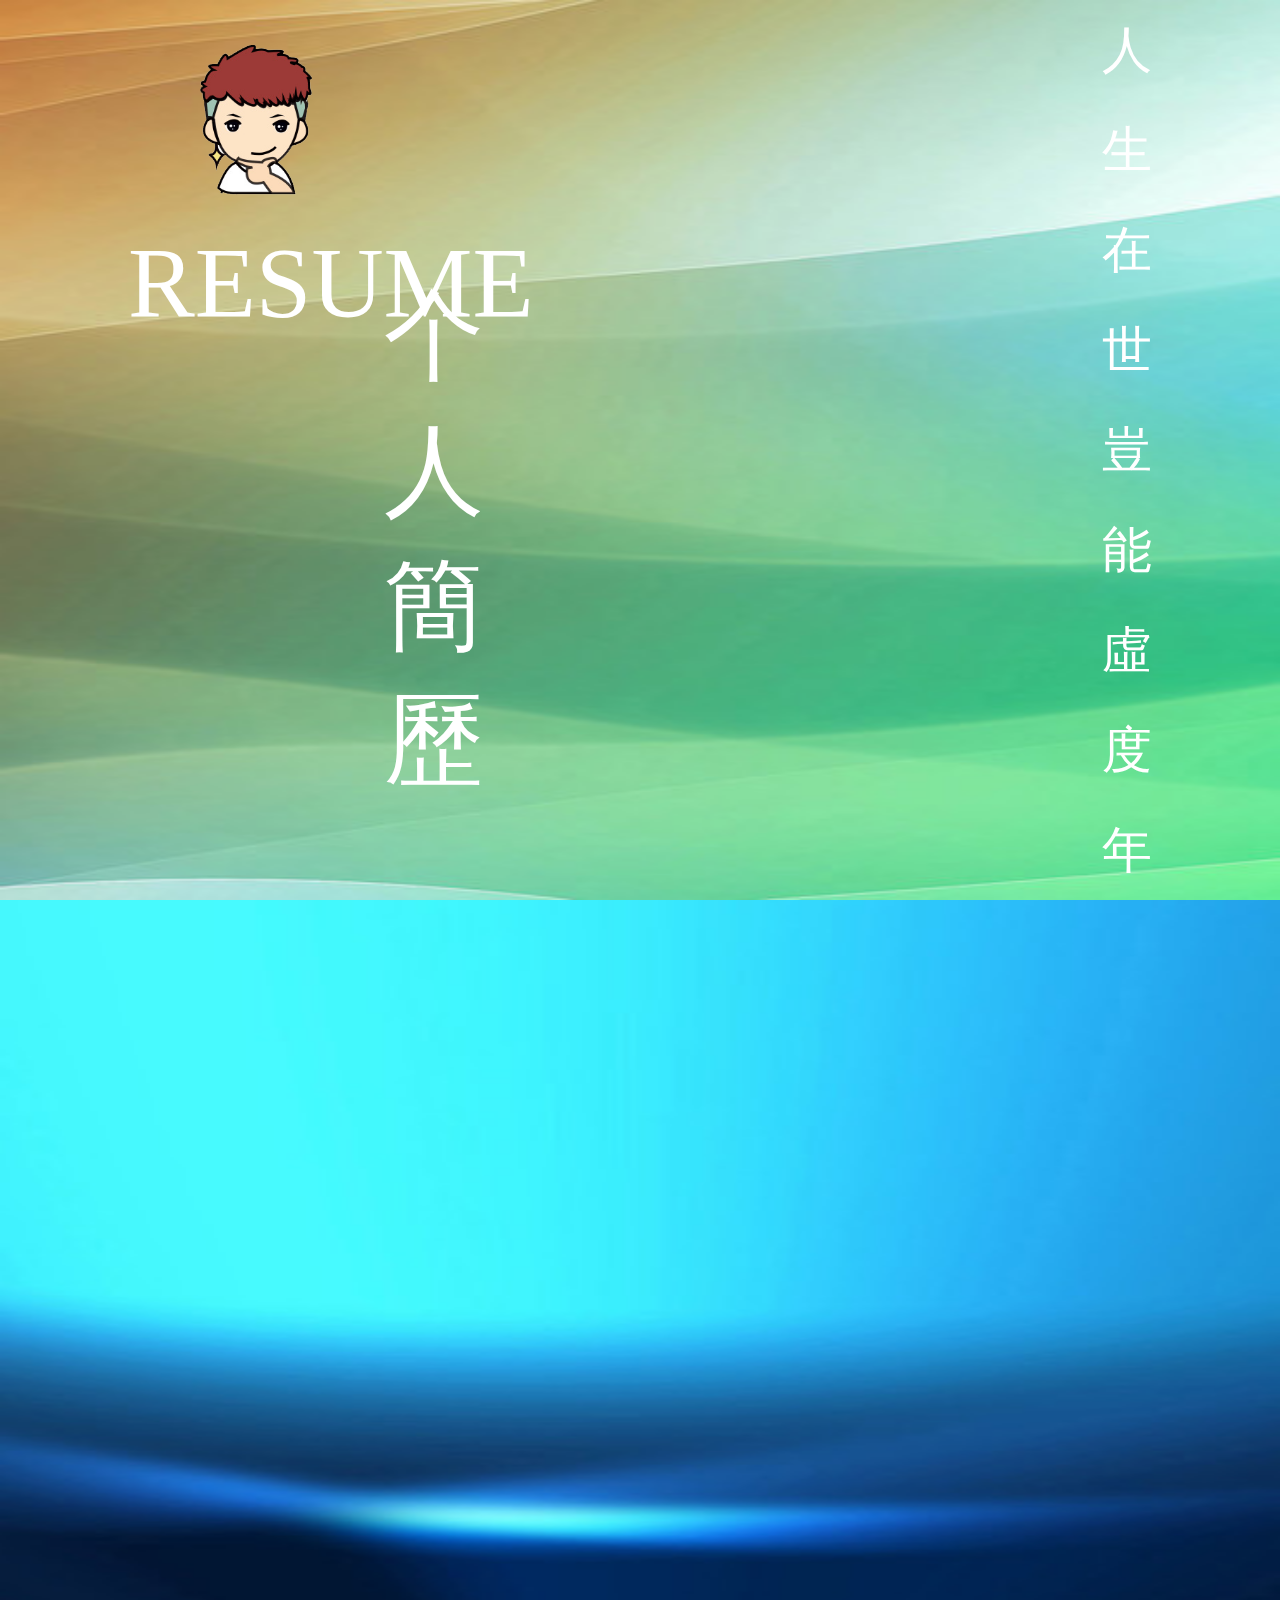
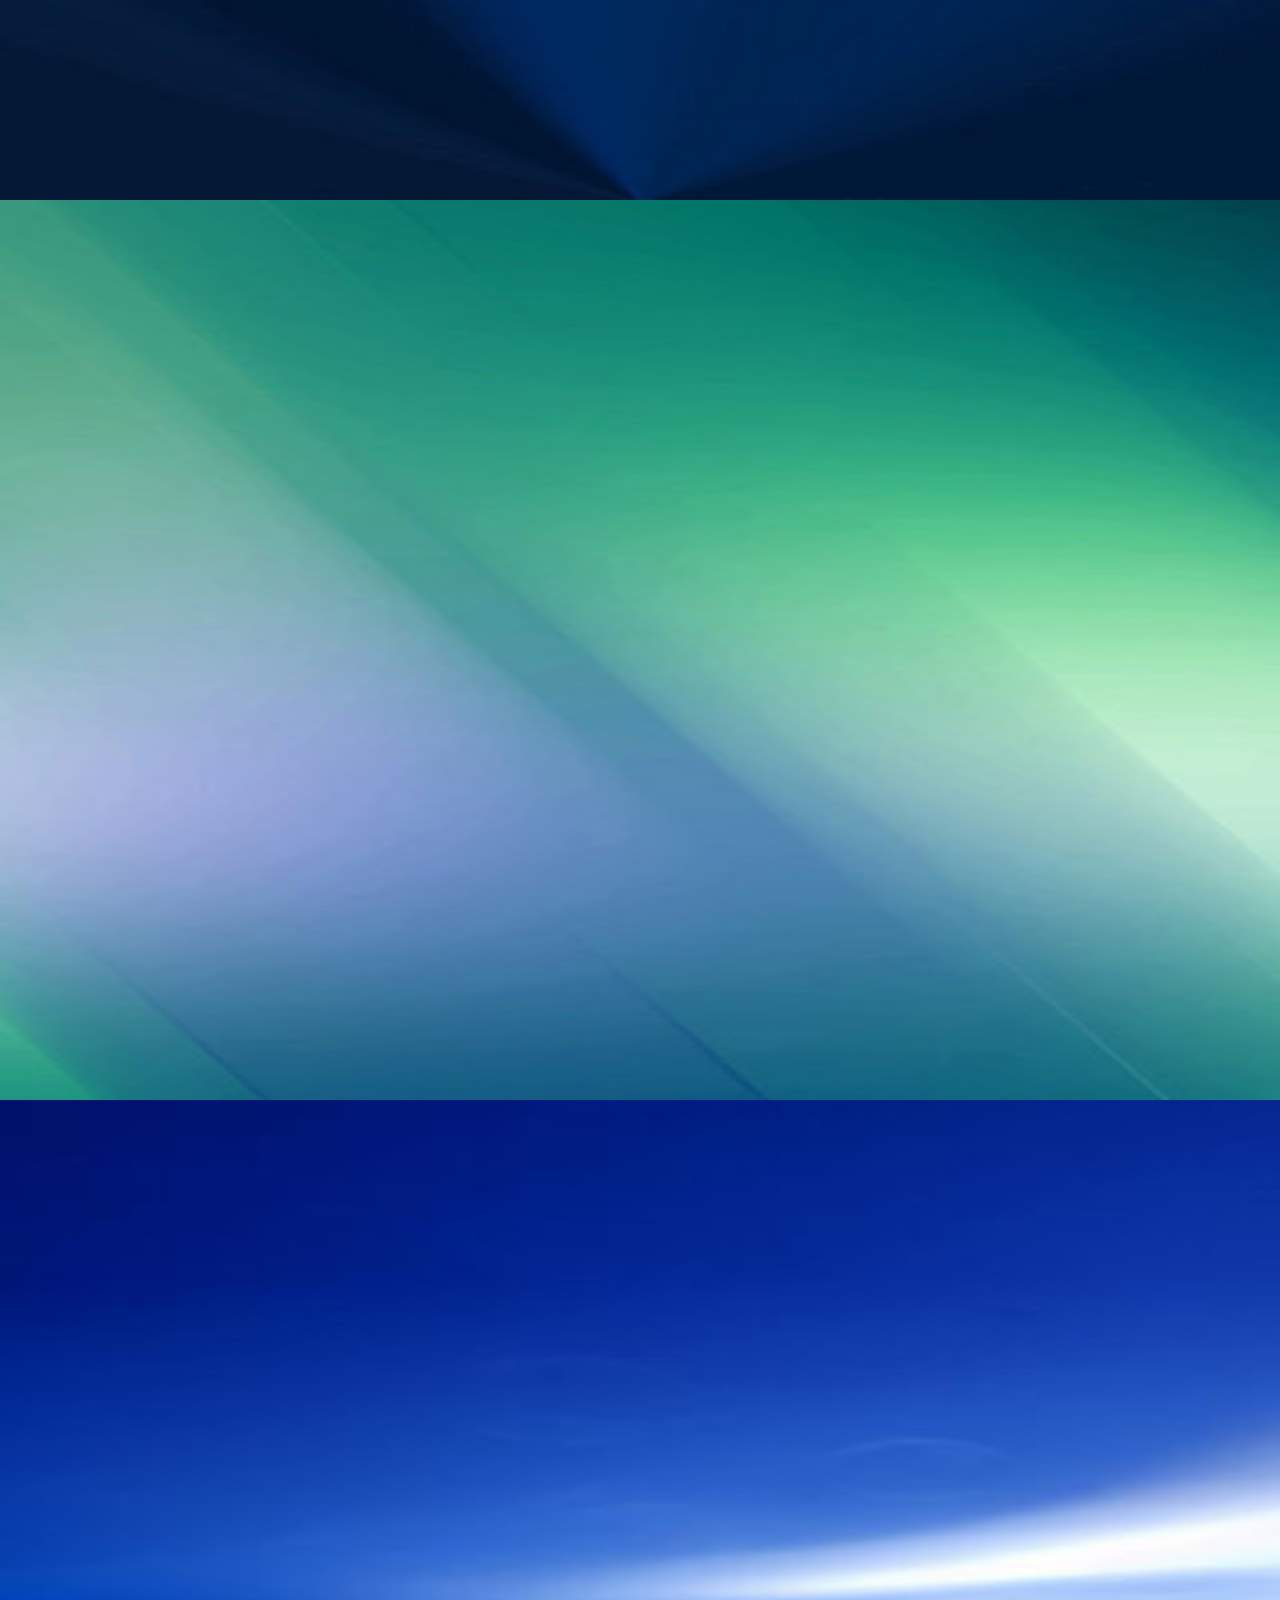
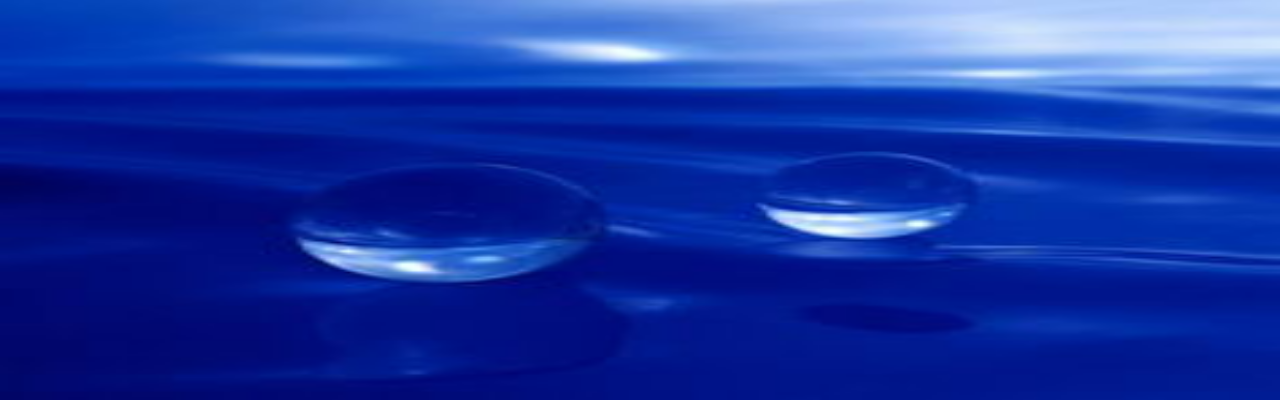
<file: index.html>
<!DOCTYPE html>
<html>
	<head>
		<meta charset="utf-8" />
		<meta name="viewport" content="width=device-width, user-scalable=no, initial-scale=1.0, maximum-scale=1.0, minimum-scale=1.0" />
		<title>个人簡歷</title>
		<link rel="stylesheet" type="text/css" href="css/swiper.min.css"/>
		<link rel="stylesheet" type="text/css" href="css/style.css"/>
		<link rel="stylesheet" href="css/animate.min.css" />
		<link href="//netdna.bootstrapcdn.com/font-awesome/4.7.0/css/font-awesome.min.css" rel="stylesheet">
			
	</head>
	<body>
		<div class="swiper-container">
		    <div class="swiper-wrapper">
		        <div class="swiper-slide slide01">
		        	<div class="ani slide01-img" swiper-animate-effect="rollIn" swiper-animate-duration="1s" swiper-animate-delay="0.3s">
		        	<img src="img/photo.png" alt="" />
		        	</div>
		        	<div class="ani slide01-text01" swiper-animate-effect="flip" swiper-animate-duration="2s" swiper-animate-delay="0.3s">
		        		<ul >
		        			<li>个人簡歷</li>
		        		</ul>		        		
		        	</div>
		        	<div class="ani slide01-text02" swiper-animate-effect="fadeInDown" swiper-animate-duration="1s" swiper-animate-delay="0.3s"> 
		        		人生在世豈能虛度年華
		        	</div>
		        	<div class="ani slide01-text03" swiper-animate-effect="fadeInDown" swiper-animate-duration="1s" swiper-animate-delay="0.3s">
		        		RESUME      		
		        	</div>
		        	
		        </div>
		        <div class="swiper-slide slide02">
		        	<h2 class="ani" swiper-animate-effect="rotateIn" swiper-animate-duration="2s" swiper-animate-delay="0.3s">簡介</h2>
		        	<ul class="slide02-text01 ani" swiper-animate-effect="slideInLeft" swiper-animate-duration="2s" swiper-animate-delay="0.3s">
		        		<li>高恩臻<br />
		        		<span>GaoEnZhen</span>
		        		</li>
		        		<li>個人自述：<br />一個愛好前端<br />的網癮青年</li>
		        		<li>應聘崗位：<br />Web前端<br /><span> Web Developer</span></li>
		        	</ul>
		        	<ul  class="slide02-text02 ani" swiper-animate-effect="slideInRight" swiper-animate-duration="2s" swiper-animate-delay="0.3s">
		        		<li>性別：男<br /><span>Man</span></li>
		        		<li>年齡：26<br /><span>Age</span></li>
		        		<li>畢業院校：<br />寧波職業技術學院</li>
		        		<li>專業：<br />應用化工</li>
		        		<li>學歷：<br />大專</li>
		        	</ul>
		        </div>
		        <div class="swiper-slide slide03">
		        	<h2 class="ani" swiper-animate-effect="rotateIn" swiper-animate-duration="2s" swiper-animate-delay="0.3s">能力</h2>
		        	
		        	<ul>
		        		<span class="ani"swiper-animate-effect="zoomInLeft" swiper-animate-duration="0.5s" swiper-animate-delay="0.3s">HTML5:</span>
		        		<li class="ani"swiper-animate-effect="zoomInLeft" swiper-animate-duration="0.5s" swiper-animate-delay="0.8s"></li>
		        		<li class="ani"swiper-animate-effect="zoomInLeft" swiper-animate-duration="0.5s" swiper-animate-delay="1.3s"></li>
		        		<li class="ani"swiper-animate-effect="zoomInLeft" swiper-animate-duration="0.5s" swiper-animate-delay="1.8s"></li>
		        		<li class="ani"swiper-animate-effect="zoomInLeft" swiper-animate-duration="0.5s" swiper-animate-delay="2.3s"></li>
		        	
		        		<span class="ani"swiper-animate-effect="zoomInLeft" swiper-animate-duration="0.5s" swiper-animate-delay="2.8s">80%</span>
		        	</ul>
		        	
		        	<ul>
		        		<span class="ani"swiper-animate-effect="zoomInLeft" swiper-animate-duration="0.5s" swiper-animate-delay="0.3s">CSS:</span>
		        		<li class="ani"swiper-animate-effect="zoomInLeft" swiper-animate-duration="0.5s" swiper-animate-delay="0.8s"></li>
		        		<li class="ani"swiper-animate-effect="zoomInLeft" swiper-animate-duration="0.5s" swiper-animate-delay="1.3s"></li>
		        		<li class="ani"swiper-animate-effect="zoomInLeft" swiper-animate-duration="0.5s" swiper-animate-delay="1.8s"></li>
		        		<li class="ani"swiper-animate-effect="zoomInLeft" swiper-animate-duration="0.5s" swiper-animate-delay="2.3s"></li>
		        	
		        		<span class="ani"swiper-animate-effect="zoomInLeft" swiper-animate-duration="0.5s" swiper-animate-delay="2.8s">80%</span>
		        	</ul>
		        	
		        	<ul>
		        		<span class="ani"swiper-animate-effect="zoomInLeft" swiper-animate-duration="0.5s" swiper-animate-delay="0.3s">JavaScript:</span>
		        		<li class="ani"swiper-animate-effect="zoomInLeft" swiper-animate-duration="0.5s" swiper-animate-delay="0.8s"></li>
		        		<li class="ani"swiper-animate-effect="zoomInLeft" swiper-animate-duration="0.5s" swiper-animate-delay="1.3s"></li>
		        		<li class="ani"swiper-animate-effect="zoomInLeft" swiper-animate-duration="0.5s" swiper-animate-delay="1.8s"></li>
		        		<li class="ani"swiper-animate-effect="zoomInLeft" swiper-animate-duration="0.5s" swiper-animate-delay="2.3s"></li>
		        	
		        		<span class="ani"swiper-animate-effect="zoomInLeft" swiper-animate-duration="0.5s" swiper-animate-delay="2.8s">80%</span>
		        	</ul>
		        	<div class="slide03-img ani" swiper-animate-effect="zoomInLeft" swiper-animate-duration="0.5s" swiper-animate-delay="3.5s">	
		        	<img src="img/timg.png"/>
		        	</div>
		        </div>
		        <div class="swiper-slide slide04">
		        	<h2 class="ani" swiper-animate-effect="rotateIn" swiper-animate-duration="2s" swiper-animate-delay="0.3s">看中我了？那就聯繫我吧！</h2>
		        	<div class="erwei ani"swiper-animate-effect="zoomInUp" swiper-animate-duration="2s" swiper-animate-delay="2s">
		        	<img src="img/erwei.jpg" alt="" />
		        	</div>
		        	<div class="contact">		        		
		        		<ul class="ani" swiper-animate-effect="bounceInUp" swiper-animate-duration="2s" swiper-animate-delay="2.5s">
		        			<li>E-main：<br /><a href="mailto:519273669@qq.com">519273669@qq.com</a></li>
		        			<li>Tel:<br /><a href="tel:15157125373">15157125373</a></li>
		        		</ul>
		        	</div>
		        </div>
		    </div>
		    
		</div>
		
		
		<script src="js/swiper.min.js"></script>
		<script src="js/swiper.animate1.0.2.min.js"></script>
		<script src="js/fontauto.js"></script>
		<script>
			 var mySwiper = new Swiper ('.swiper-container', {
			    direction: 'vertical',
			    loop: false,
			    
			 	width : window.innerWidth,
			 	height : window.innerHeight,
			 	
			    
			    // 如果需要前进后退按钮
			    nextButton: '.swiper-button-next',
			    prevButton: '.swiper-button-prev',
			    
			    onInit: function(swiper){ //Swiper2.x的初始化是onFirstInit
				    swiperAnimateCache(swiper); //隐藏动画元素 
				    swiperAnimate(swiper); //初始化完成开始动画
				  }, 
  				onSlideChangeEnd: function(swiper){ 
				    swiperAnimate(swiper); //每个slide切换结束时也运行当前slide动画
				  } 
			  })        
		</script>
	</body>
</html>
</file>
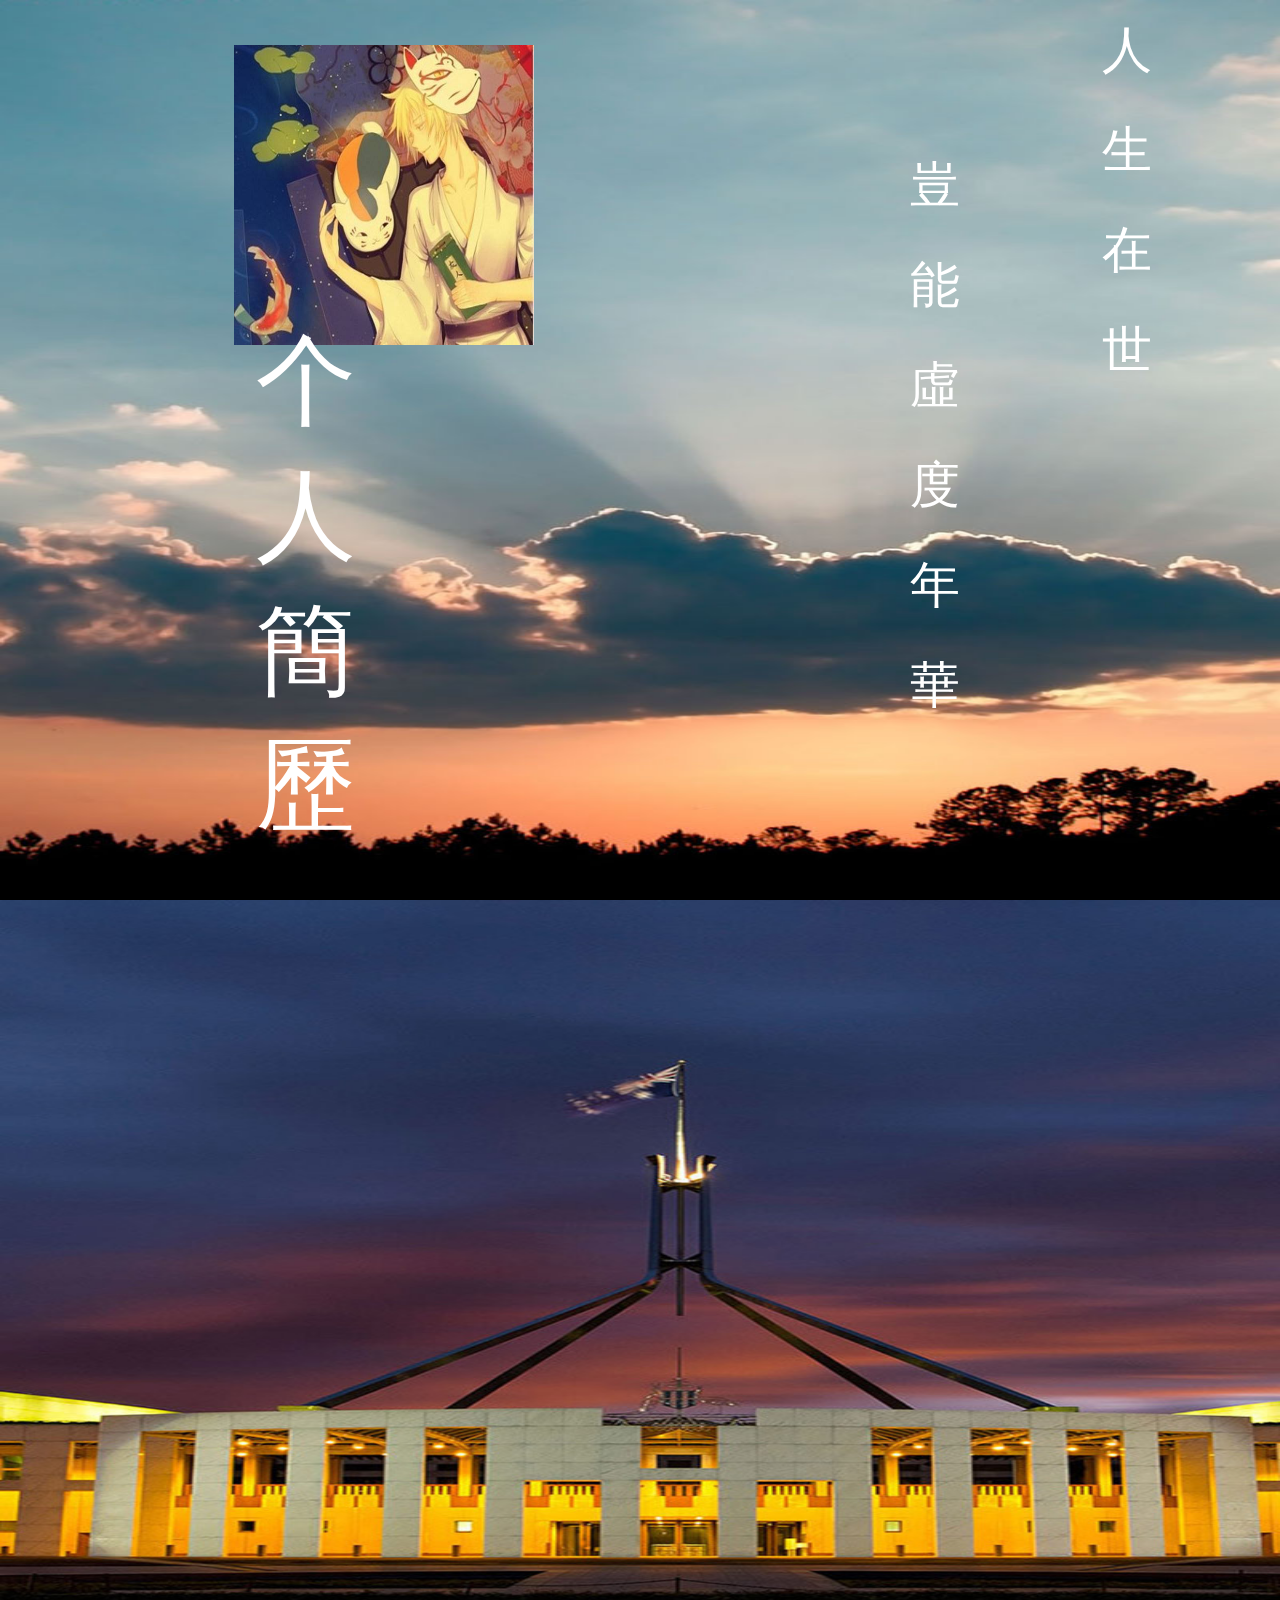
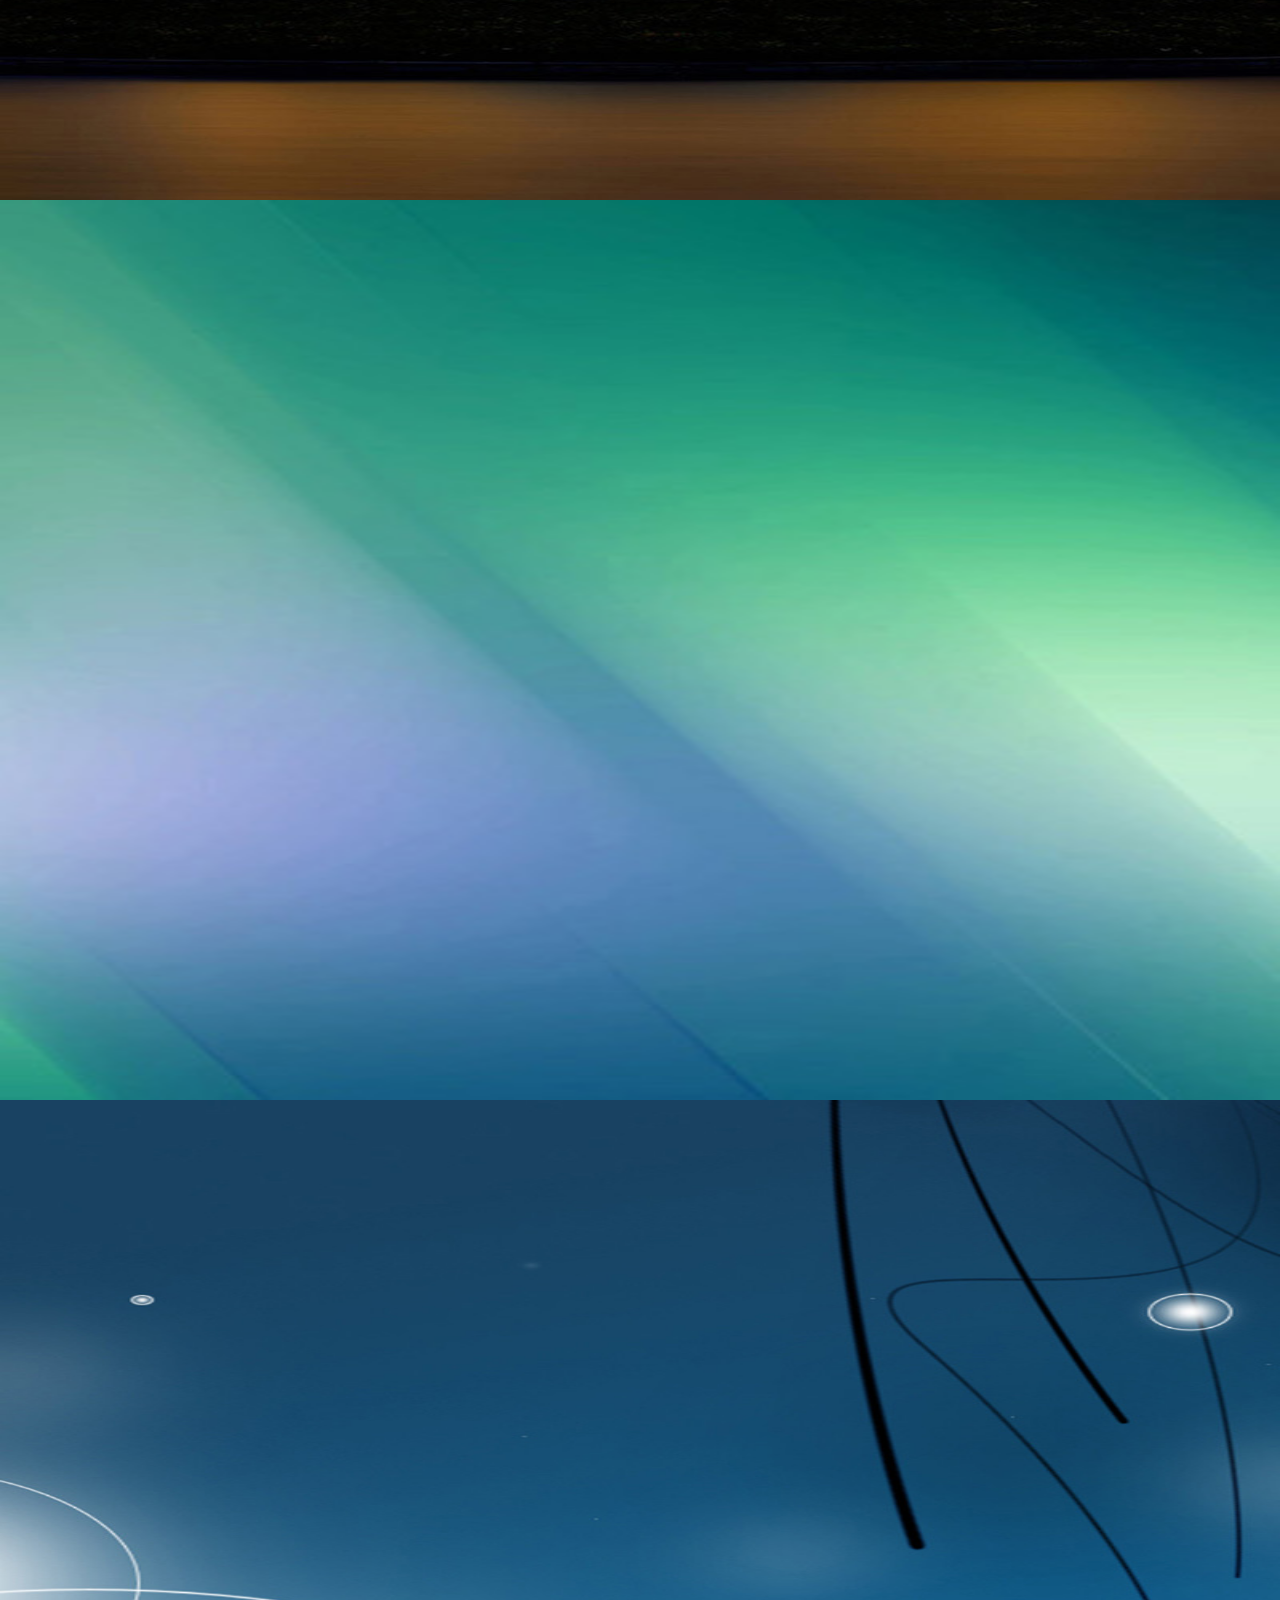
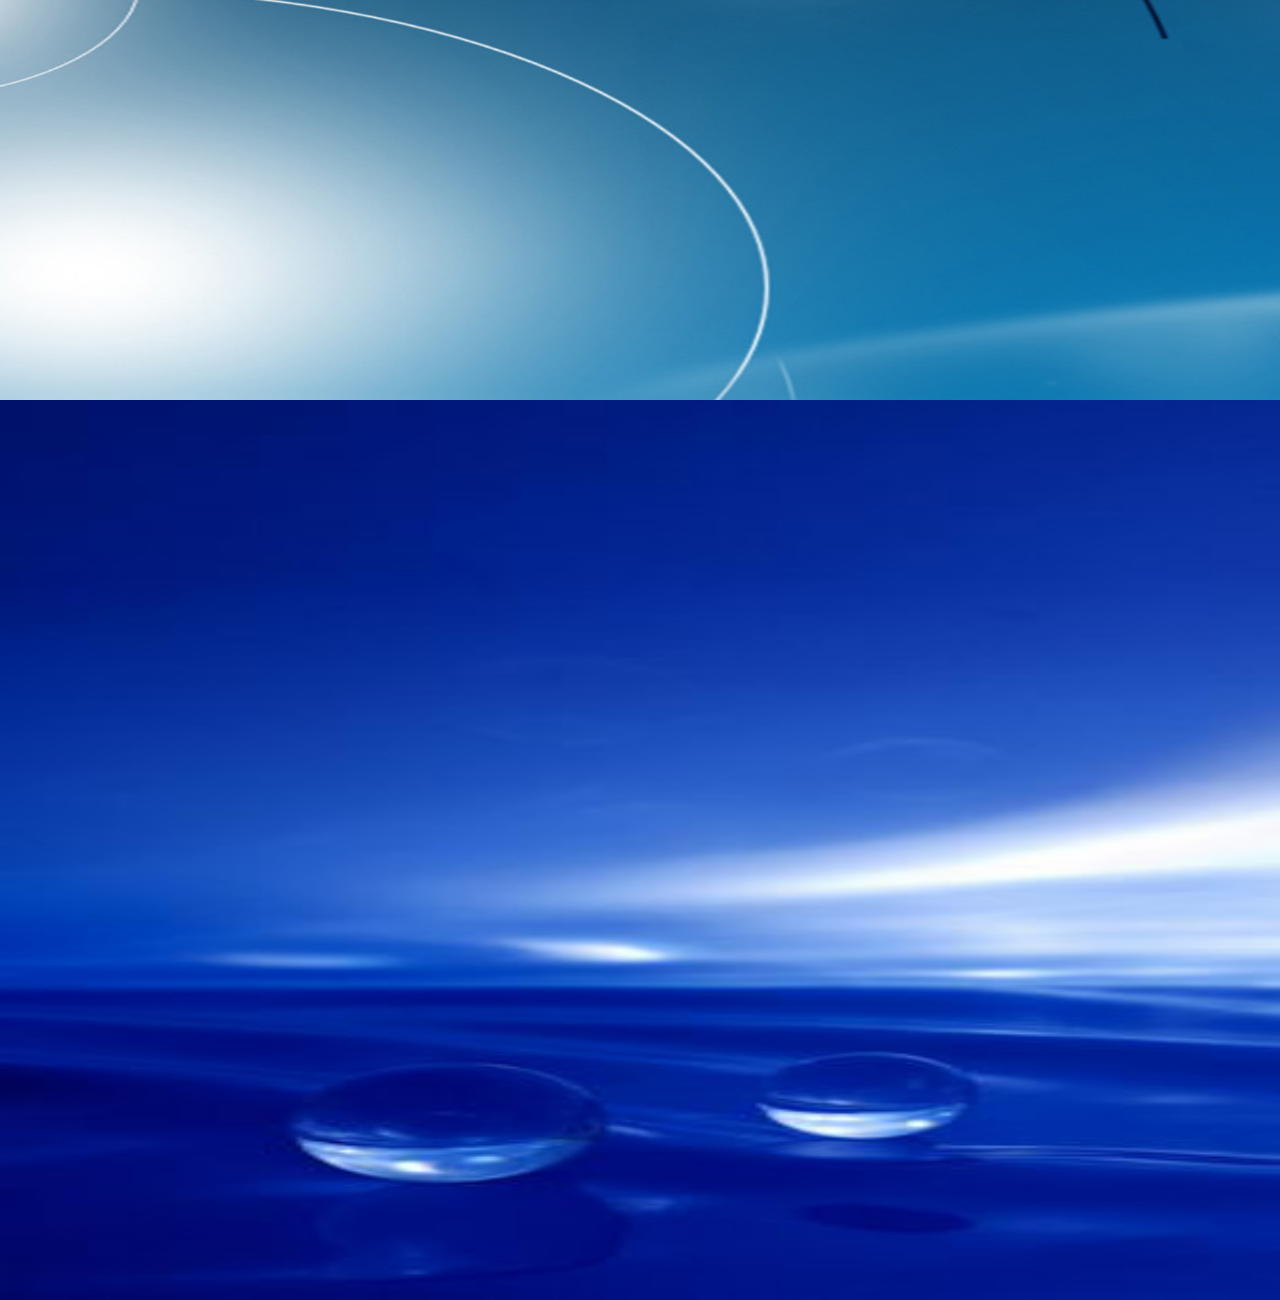
<file: resume/index.html>
<!DOCTYPE html>
<html>
	<head>
		<meta charset="utf-8" />
		<meta name="viewport" content="width=device-width, user-scalable=no, initial-scale=1.0, maximum-scale=1.0, minimum-scale=1.0" />
		<title>个人簡歷</title>
		<link rel="stylesheet" type="text/css" href="css/swiper.min.css"/>
		<link rel="stylesheet" type="text/css" href="css/style.css"/>
		<link rel="stylesheet" href="css/animate.min.css" />
		<link href="//netdna.bootstrapcdn.com/font-awesome/4.7.0/css/font-awesome.min.css" rel="stylesheet">
			
	</head>
	<body>
		<div class="swiper-container">
		    <div class="swiper-wrapper">
		        <div class="swiper-slide slide01">
		        	<div class="ani slide01-img" swiper-animate-effect="rollIn" swiper-animate-duration="1s" swiper-animate-delay="0s">
		        	<img src="img/photo.jpg" alt="" />
		        	</div>
		        	<div class="ani slide01-text01" swiper-animate-effect="fadeIn" swiper-animate-duration="2s" swiper-animate-delay="3.3s">
		        		<ul >
		        			<li>个人簡歷</li>
		        		</ul>		        		
		        	</div>
		        	<div class="slide01-text02"> 		        		
		        		<span class="ani" swiper-animate-effect="bounceInDown" swiper-animate-duration="1s" swiper-animate-delay="0.3s">人</span>
		        		<span class="ani" swiper-animate-effect="bounceInDown" swiper-animate-duration="1s" swiper-animate-delay="0.7s">生</span>
		        		<span class="ani" swiper-animate-effect="bounceInDown" swiper-animate-duration="1s" swiper-animate-delay="1.1s">在</span>
		        		<span class="ani" swiper-animate-effect="bounceInDown" swiper-animate-duration="1s" swiper-animate-delay="1.5s">世</span>
		        	</div>
		        	
		        	<div class="slide01-text03"> 
		        		<span class="ani" swiper-animate-effect="bounceInDown" swiper-animate-duration="1s" swiper-animate-delay="1.9s">豈</span>
		        		<span class="ani" swiper-animate-effect="bounceInDown" swiper-animate-duration="1s" swiper-animate-delay="2.3s">能</span>
		        		<span class="ani" swiper-animate-effect="bounceInDown" swiper-animate-duration="1s" swiper-animate-delay="2.7s">虛</span>
		        		<span class="ani" swiper-animate-effect="bounceInDown" swiper-animate-duration="1s" swiper-animate-delay="3.1s">度</span>
		        		<span class="ani" swiper-animate-effect="bounceInDown" swiper-animate-duration="1s" swiper-animate-delay="3.5s">年</span>
		        		<span class="ani" swiper-animate-effect="bounceInDown" swiper-animate-duration="1s" swiper-animate-delay="3.9s">華</span>
		        	</div>
		        	
		        </div>
		        <div class="swiper-slide slide02">
		        	<h2 class="ani" swiper-animate-effect="fadeIn" swiper-animate-duration="2s" swiper-animate-delay="0.3s">簡介</h2>
		        	<ul class="slide02-text01 ani" swiper-animate-effect="slideInLeft" swiper-animate-duration="2s" swiper-animate-delay="0.3s">
		        		<li>高恩臻<br />
		        		<span>GaoEnZhen</span>
		        		</li>
		        		<li>個人自述：<br />一個愛好前端<br />的網癮青年</li>
		        		<li>應聘崗位：<br />Web前端<br /><span> Web Developer</span></li>
		        	</ul>
		        	<ul  class="slide02-text02 ani" swiper-animate-effect="slideInRight" swiper-animate-duration="2s" swiper-animate-delay="0.3s">
		        		<li>性別：男<br /><span>Man</span></li>
		        		<li>年齡：26<br /><span>Age</span></li>
		        		<li>畢業院校：<br />寧波職業技術學院</li>
		        		<li>專業：<br />應用化工</li>
		        		<li>學歷：<br />大專</li>
		        	</ul>
		        </div>
		        <div class="swiper-slide slide03">
		        	<h2 class="ani" swiper-animate-effect="fadeIn" swiper-animate-duration="2s" swiper-animate-delay="0.3s">学习程度</h2>
		        	
		        	<ul>
		        		<span class="ani"swiper-animate-effect="zoomInLeft" swiper-animate-duration="0.5s" swiper-animate-delay="0.3s">HTML5:</span>
		        		<li class="ani color01"swiper-animate-effect="zoomInLeft" swiper-animate-duration="0.5s" swiper-animate-delay="0.8s"></li>
		        		<li class="ani color02"swiper-animate-effect="zoomInLeft" swiper-animate-duration="0.5s" swiper-animate-delay="1.3s"></li>
		        		<li class="ani color03"swiper-animate-effect="zoomInLeft" swiper-animate-duration="0.5s" swiper-animate-delay="1.8s"></li>
		        		<li class="ani color04"swiper-animate-effect="zoomInLeft" swiper-animate-duration="0.5s" swiper-animate-delay="2.3s"></li>
		        	
		        		
		        	</ul>
		        	
		        	<ul>
		        		<span class="ani"swiper-animate-effect="zoomInLeft" swiper-animate-duration="0.5s" swiper-animate-delay="0.3s">CSS:</span>
		        		<li class="ani color01"swiper-animate-effect="zoomInLeft" swiper-animate-duration="0.5s" swiper-animate-delay="0.8s"></li>
		        		<li class="ani color02"swiper-animate-effect="zoomInLeft" swiper-animate-duration="0.5s" swiper-animate-delay="1.3s"></li>
		        		<li class="ani color03"swiper-animate-effect="zoomInLeft" swiper-animate-duration="0.5s" swiper-animate-delay="1.8s"></li>
		        		<li class="ani color04"swiper-animate-effect="zoomInLeft" swiper-animate-duration="0.5s" swiper-animate-delay="2.3s"></li>
		        	
		        		
		        	</ul>
		        	
		        	<ul>
		        		<span class="ani"swiper-animate-effect="zoomInLeft" swiper-animate-duration="0.5s" swiper-animate-delay="0.3s">JavaScript:</span>
		        		<li class="ani color01"swiper-animate-effect="zoomInLeft" swiper-animate-duration="0.5s" swiper-animate-delay="0.8s"></li>
		        		<li class="ani color02"swiper-animate-effect="zoomInLeft" swiper-animate-duration="0.5s" swiper-animate-delay="1.3s"></li>
		        		<li class="ani color03"swiper-animate-effect="zoomInLeft" swiper-animate-duration="0.5s" swiper-animate-delay="1.8s"></li>
		        		
		        	
		        		
		        	</ul>
		        	<ul>
		        		<span class="ani"swiper-animate-effect="zoomInLeft" swiper-animate-duration="0.5s" swiper-animate-delay="0.3s">PS:</span>
		        		<li class="ani color01"swiper-animate-effect="zoomInLeft" swiper-animate-duration="0.5s" swiper-animate-delay="0.8s"></li>
		        		<li class="ani color02"swiper-animate-effect="zoomInLeft" swiper-animate-duration="0.5s" swiper-animate-delay="1.3s"></li>
		        		<li class="ani color03"swiper-animate-effect="zoomInLeft" swiper-animate-duration="0.5s" swiper-animate-delay="1.8s"></li>
		        		
		        	
		        	</ul>
		        </div>
		        <div class="swiper-slide slide05">
		        	<h2 class="ani" swiper-animate-effect="fadeIn" swiper-animate-duration="2s" swiper-animate-delay="0.3s">作品展示</h2>
		        	
		        	<div class="swiper-container02 works">
		        		
					    <div class="swiper-wrapper ani" swiper-animate-effect="fadeIn" swiper-animate-duration="2s" swiper-animate-delay="0.3s">
					        <div class="swiper-slide works-img"><img src="img/weifuke.jpg"/><span>微付客</span>
					        	<div class="works-a"><a href="https://gaoenzhen.github.io/resume05/weifuke/">微付客（PC端）</a></div>
					        </div>
					        <div class="swiper-slide works-img"><img src="img/huizhong.png"/><span>汇众网页</span>
					        	<div class="works-a"><a href="https://gaoenzhen.github.io/resume05/huizhong/">汇众（PC端）</a></div>
					        </div>
					        <div class="swiper-slide works-img"><img src="img/wuziqi.png"/><span>五子棋</span>
					        	<div class="works-a"><a href="https://gaoenzhen.github.io/resume05/wuziqi/">五子棋（PC端）</a></div>
					        </div>
					        <div class="swiper-slide works-img"><img src="img/wenzhang.jpg"/><span>文章详情页</span>
					        	<div class="works-a"><a href="https://gaoenzhen.github.io/resume05/wenzhangye/">文章页（响应式）</a></div>
					        </div>
					    </div>
						 
					     </div>
					      <div class="slider05-text ani" swiper-animate-effect="fadeIn" swiper-animate-duration="2s" swiper-animate-delay="0.3s">左右滑动查看更多...</div>  
		        </div>
		        
		        
		        <div class="swiper-slide slide04">
		        	<h2 class="ani" swiper-animate-effect="fadeIn" swiper-animate-duration="2s" swiper-animate-delay="0.5s">联系方式</h2>
		        	<div class="erwei ani"swiper-animate-effect="zoomInUp" swiper-animate-duration="2s" swiper-animate-delay="1s">
		        	<img src="img/erwei.jpg" alt="" />
		        	
		        	</div>
		        	<div class="tianjia ani" swiper-animate-effect="zoomInUp" swiper-animate-duration="2s" swiper-animate-delay="1s">微信扫一扫添加我为好友</div>
		        	<div class="contact">		        		
		        		<ul class="ani" swiper-animate-effect="bounceInUp" swiper-animate-duration="2s" swiper-animate-delay="2.5s">
		        			<li>E-main：<a href="mailto:519273669@qq.com">519273669@qq.com</a></li>
		        			<li>Tel：<a href="tel:15157125373">15157125373</a></li>
		        		</ul>
		        	</div>
		        </div>
		    </div>
		    
		</div>
		
		
		<script src="js/swiper.min.js"></script>
		<script src="js/swiper.animate1.0.2.min.js"></script>
		<script src="js/fontauto.js"></script>		
		<script src="js/js.js"></script>
	</body>
</html>
</file>
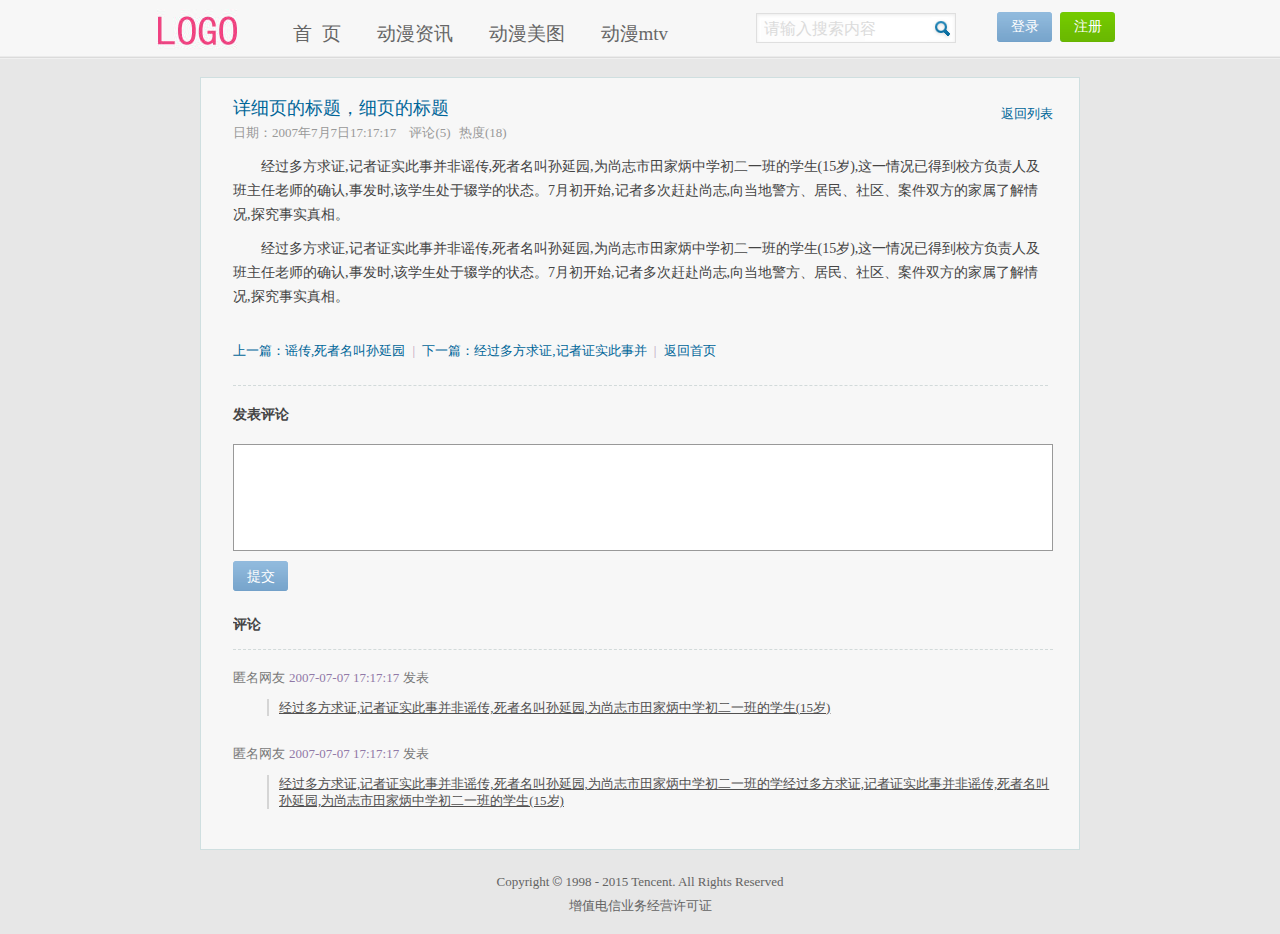
<file: wenzhangye/index.html>
<!DOCTYPE html PUBLIC "-//W3C//DTD XHTML 1.0 Transitional//EN" "http://www.w3.org/TR/xhtml1/DTD/xhtml1-transitional.dtd">
<html xmlns="http://www.w3.org/1999/xhtml">
<head>
<meta http-equiv="Content-Type" content="text/html; charset=utf-8" />
<meta name="viewport" content="width=device-width, user-scalable=no, initial-scale=1.0, maximum-scale=1.0, minimum-scale=1.0" />
<title>详细页</title>
<link type="text/css" rel="stylesheet" href="css/style.css" />
<link rel="stylesheet" href="css/style-respond.css" />
<!--[if lt IE 9]>
<script src="https://cdn.bootcss.com/respond.js/1.4.2/respond.min.js"></script>
<![endif]--> 
</head>

<body>
<div id="header">
	<div class="head clearfix">
    	<h1 class="logo"><a href="##"><img src="images/logo.jpg" width="80" height="40" alt="xx网" /></a></h1>
        <ul class="nav">
        	<li><a href="##">首&nbsp;&nbsp;页</a></li>
            <li><a href="##">动漫资讯</a></li>
            <li><a href="##">动漫美图</a></li>
            <li><a href="##">动漫mtv</a></li>
        </ul>
        <form class="search">
        	<input class="search_text" type="text" value="请输入搜索内容" />
            <input class="search_btn" type="submit" value="" />
        </form>
        <div class="loginReg">
        	<a class="loginReg_login" href="javascript:void(0)">登录</a>
            <a class="loginReg_reg" href="##" target="_blank">注册</a>
        </div>
    </div>
</div>

<div id="content">
	<div class="content_top">
    	<h2>详细页的标题，细页的标题</h2>
        <a href="##" target="_blank">返回列表</a>
    </div>
    <div class="content_time">
    	日期：2007年7月7日17:17:17
        <a href="##">评论(5)</a>
        热度(18)
    </div>
    <div class="content_p">
        <p>
        经过多方求证,记者证实此事并非谣传,死者名叫孙延园,为尚志市田家炳中学初二一班的学生(15岁),这一情况已得到校方负责人及班主任老师的确认,事发时,该学生处于辍学的状态。7月初开始,记者多次赶赴尚志,向当地警方、居民、社区、案件双方的家属了解情况,探究事实真相。
        </p>
        <p>
        经过多方求证,记者证实此事并非谣传,死者名叫孙延园,为尚志市田家炳中学初二一班的学生(15岁),这一情况已得到校方负责人及班主任老师的确认,事发时,该学生处于辍学的状态。7月初开始,记者多次赶赴尚志,向当地警方、居民、社区、案件双方的家属了解情况,探究事实真相。
        </p>
    </div>
    <div class="content_link">
    	<a href="##" target="_blank">上一篇：谣传,死者名叫孙延园</a>
        <span>|</span>
        <a href="##" target="_blank">下一篇：经过多方求证,记者证实此事并</a>
        <span>|</span>
        <a href="##" target="_blank">返回首页</a>
    </div>
    <h3 class="content_tit">发表评论</h3>
    <form class="content_comment">
    	<textarea></textarea>
        <input class="loginReg_login" type="submit" value="提交" />
    </form>
    <h3 class="content_tit content_tit_comment">评论</h3>
    <dl class="content_talk">
    	<dt>匿名网友<span>2007-07-07 17:17:17</span>发表</dt>
        <dd>经过多方求证,记者证实此事并非谣传,死者名叫孙延园,为尚志市田家炳中学初二一班的学生(15岁)</dd>
    </dl>
    <dl class="content_talk">
    	<dt>匿名网友<span>2007-07-07 17:17:17</span>发表</dt>
        <dd>经过多方求证,记者证实此事并非谣传,死者名叫孙延园,为尚志市田家炳中学初二一班的学经过多方求证,记者证实此事并非谣传,死者名叫孙延园,为尚志市田家炳中学初二一班的学生(15岁)</dd>
    </dl>
</div>

<div id="footer">
Copyright <span>&copy;</span> 1998 - 2015 Tencent. All Rights Reserved<br />增值电信业务经营许可证
</div>

<div class="shadeMain" style="display: none;">
	<div class="shadeMain_top">
    	<h3>登录</h3>
        <span>关闭<b>×</b></span>
    </div>
    <div class="shadeMain_main clearfix">
    	<form class="shadeMain_left">
        	<div class="shadeMain_input">
            	<span class="shadeMain_name"><label for="text">用户名：</label></span>
                <input id="text" class="shadeMain_text" type="text" value="" />
            </div>
            <div class="shadeMain_input">
            	<span class="shadeMain_name"><label for="pass">密码：</label></span>
                <input id="pass" class="shadeMain_text" type="password" value="" />
            </div>
            <div class="shadeMain_raido">
            	<label><input type="radio" value="0" name="time" checked="checked" />不保存</label>
                <label><input type="radio" value="1" name="time" />1小时</label>
                <label><input type="radio" value="24" name="time" />一天</label>
                <label><input type="radio" value="720" name="time" />一个月</label>
                <label><input type="radio" value="forever" name="time" />永久</label>
            </div>
            <div class="shadeMain_submit">
            	<input class="loginReg_login" type="submit" value="登录" />
                <a href="##" target="_blank">忘记密码</a>
            </div>
        </form>
        <dl class="shadeMain_right">
        	<dt>还没有注册账号？</dt>
            <dd><a class="loginReg_reg" href="##" target="_blank">注册</a></dd>
        </dl>
    </div>
</div>

<script>
var loginBtnNode=document.querySelector("#header .loginReg_login");
var shadeMainNode=document.querySelector(".shadeMain");
var xxNode=document.querySelector(".shadeMain .shadeMain_top span");

function cancelBubble(e){//阻止冒泡
    var event=window.event || e;
    if(event.stopPropagation){//w3c
        event.stopPropagation();
    }
    else{//ie
        event.cancelBubble=true;
    }
}

loginBtnNode.onclick=function(event){
    shadeMainNode.style.display="";
    cancelBubble(event);//阻止冒泡
    console.log("loginBtnNode");
};
xxNode.onclick=function(){
    shadeMainNode.style.display="none";
    console.log("xxNode");
};

shadeMainNode.onclick=function(e){
    cancelBubble(e);//阻止冒泡
    console.log("shadeMainNode");
};

document.onclick=function(){
    shadeMainNode.style.display="none";
    console.log("document");
};
</script>
</body>
</html>
</file>
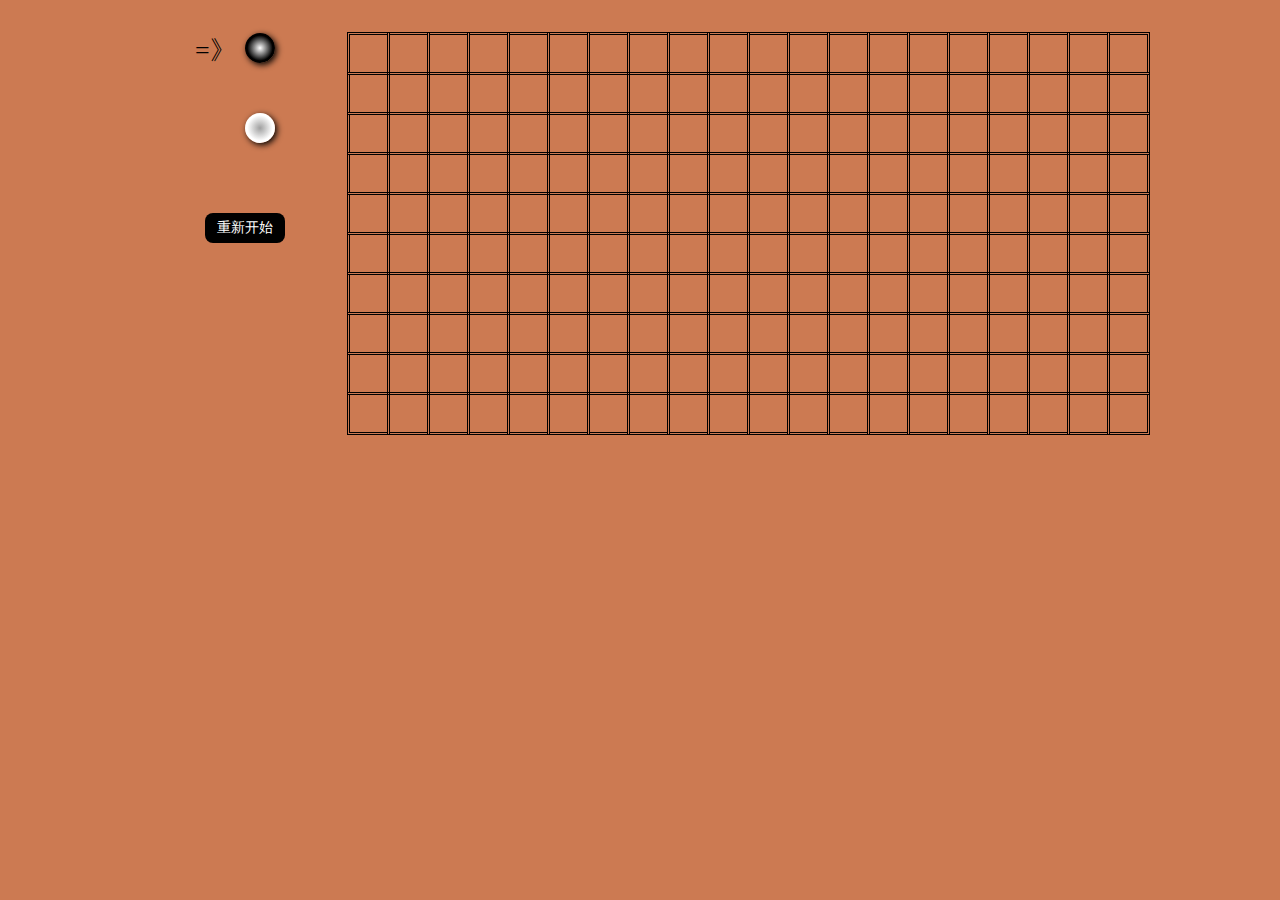
<file: wuziqi/index.html>
<!DOCTYPE html PUBLIC "-//W3C//DTD XHTML 1.0 Transitional//EN" "http://www.w3.org/TR/xhtml1/DTD/xhtml1-transitional.dtd">
<html xmlns="http://www.w3.org/1999/xhtml">
<head>
<meta http-equiv="Content-Type" content="text/html; charset=utf-8" />
<title>无标题文档</title>
<style>
body,ul,li,span,a{ margin:0; padding:0;}
a{ text-decoration:none;}
li{ list-style:none;}
.clearfix{ *zoom:1;}
.clearfix:after{ content:"."; display:block; visibility:hidden; height:0; font-size:0; clear:both;}
body{ background:#cc7a52;}
.box{ width:1020px; height:auto; margin:0 auto;}
.box-left{ float:left; position:relative; width:155px; height:auto;}
.arrow{ position:absolute; font-size:26px; height:26px; line-height:26px; left:65px; top:38px;}
.black,.white{ display:block; width:30px; height:30px; border-radius:50%; box-shadow:2px 2px 6px #000;}
.black{ 
    background: -webkit-radial-gradient(#fff 0%,#000 60%); /* Safari 5.1 - 6.0 */
    background: -o-radial-gradient(#fff 0%,#000 60%); /* Opera 11.6 - 12.0 */
    background: -moz-radial-gradient(#fff 0%,#000 60%); /* Firefox 3.6 - 15 */
    background: radial-gradient(#fff 0%,#000 60%); /* 标准的语法 */
}
.white{
    background: -webkit-radial-gradient(#000 -100%,#fff 60%); /* Safari 5.1 - 6.0 */
    background: -o-radial-gradient(#000 -100%,#fff 60%); /* Opera 11.6 - 12.0 */
    background: -moz-radial-gradient(#000 -100%,#fff 60%); /* Firefox 3.6 - 15 */
    background: radial-gradient(#000 -100%,#fff 60%); /* 标准的语法 */
}
.box-person{ padding-top:8px;}
.box-person li{ height:55px; padding:25px 0 0 115px;}
.box-btn{ display:block; width:80px; text-align:center; line-height:30px; color:#fff; font-size:14px; height:30px; border-radius:8px; background:#000; margin:45px 0 0 75px;}
.box-right{ float:right; position:relative; width:800px; height:auto; margin-top:32px; padding: 3px 0 0 3px;}
.box-right li{ float: left; width: 37px; height: 37px; border: #000 3px double; margin:-3px 0 0 -3px;  font-size: 10px;}
.box-right .black,.white{ position: absolute; }
</style>
</head>

<body>
<div class="box clearfix" id="box">
	<div class="box-left">
    	<span id="arrow" class="arrow">=》</span>
    	<ul class="box-person">
        	<li><span class="black"></span></li>
            <li><span class="white"></span></li>
        </ul>
        <a class="box-btn" href="javascript:void(0)">重新开始</a>
    </div>
    <div class="box-right" id="QP">
        <ul class="clearfix">
            
        </ul>
       <!--  <span class="white" style=" left: -20px; top: -20px;"></span>
       <span class="black" style=" left: 100px; top: 60px;"></span> -->
    </div>
</div>

<script>
var boxBtnNode=document.querySelector('.box-btn');
var ulNode=document.querySelector("#QP ul");
var arrowNode=document.querySelector("#arrow");
var arrChess=[];//全局的二维数组;值为true表示可以落子；其他表示已落子：字符串"white"和"black"
function chessBoard(rows){//创建棋盘;一行是20个；rows需要几行
    var frag=document.createDocumentFragment();
    for(var y=0;y<=rows;y++){
        arrChess[y]=[];
        for(var x=0;x<=20;x++){
            arrChess[y][x]=true;
            if(x!=20 && y!=rows){//数组的坐标比实际格子多一列和一行
                var liNode=document.createElement("li");
                //liNode.innerHTML="x:"+x+",y:"+y;
                frag.appendChild(liNode);
            }
        }
    }
    console.log(arrChess);
    ulNode.appendChild(frag);
};

chessBoard(10);


boxBtnNode.onclick=function(){//点击刷新页面
    window.location.reload();
};

var chessBool=true;//false表示落白子，true表示落黑子
var QPnode=document.querySelector("#QP");
var chessPWH=40;//表示棋盘格子的宽度和高度
var chessWH=30;//表示棋子的宽度高度
QPnode.onclick=function(e){//落子操作
    var event=e || window.event;//事件对象
    var x=event.clientX-this.offsetLeft+document.body.scrollLeft+document.documentElement.scrollLeft;//坐标x;
    var y=event.clientY-this.offsetTop+document.body.scrollTop+document.documentElement.scrollTop;//坐标y
    //console.log(x,y);
    var chessX=Math.round(x/chessPWH);
    var chessY=Math.round(y/chessPWH);
    //console.log(chessX,chessY);
    //console.log(arrChess[chessY][chessX]);
    if(arrChess[chessY][chessX]===true){//表示没有棋子，可落子
        
        var spanNode=document.createElement('span');
        var chessColor;
        if(chessBool){//黑子
            chessColor="black";
            spanNode.className="black";
            chessBool=false;
            arrChess[chessY][chessX]="black";
            arrowNode.style.top="118px";
        }
        else{//白子
             chessColor="white";
             spanNode.className="white";
             chessBool=true;
             arrChess[chessY][chessX]="white";
             arrowNode.style.top="38px";
        }
        spanNode.style.left=(chessX*chessPWH-chessWH/2)+"px";
        spanNode.style.top=(chessY*chessPWH-chessWH/2)+"px";
        QPnode.appendChild(spanNode);
        //判断胜负的函数
        setTimeout(function(){
            win(chessX,chessY,chessColor);
        },20);
    }
    else{//不能落子
        alert("已有棋子！");
    }
};

function win(x,y,color){
    //横向
    var num=0;
    for(var i=x-4;i<=x+4;i++){
        if(i>=0 && i<=20){//保证数组的位置存在
            if(arrChess[y][i]==color){
                num++;
            }
            else{
                num=0;
            }
            if(num==5){
                alert(color+"赢了！");
                return window.location.reload();//刷新页面; 重新开始
            }
        }
    }

    //竖向
    var num=0;
    for(var i=y-4;i<=y+4;i++){
        if(i>=0 && i<=10){//保证数组的位置存在
            if(arrChess[i][x]==color){
                num++;
            }
            else{
                num=0;
            }
            if(num==5){
                alert(color+"赢了！");
                return window.location.reload();
            }
        }
    }

    //斜向下
    var num=0;
    for(var i=x-4,j=y-4;i<=x+4,j<=y+4;i++,j++){
        if(i>=0 && i<=20 && j>=0 && j<=10){//保证数组的位置存在
            if(arrChess[j][i]==color){
                num++;
            }
            else{
                num=0;
            }
            if(num==5){
                alert(color+"赢了！");
                return window.location.reload();
            }
        }
    }

    //斜向上
    var num=0;
    for(var i=x-4,j=y+4;i<=x+4,j>=y-4;i++,j--){
        if(i>=0 && i<=20 && j>=0 && j<=10){//保证数组的位置存在
            if(arrChess[j][i]==color){
                num++;
            }
            else{
                num=0;
            }
            if(num==5){
                alert(color+"赢了！");
                return window.location.reload();
            }
        }
    }
};
</script>
</body>
</html>
</file>
<file: css/style.css>
body,p,div,h1,h2,h3,h4,ul,li,dl,dt,dd,a,img,em,i,strong,b,table,tr,td,form,input,label,select,option,textarea{margin:0px;padding:0px;}
li{list-style: none;}
img{border:0 none;vertical-align: top;}
em,i{ font-style:normal;}
a{ text-decoration:none;color: #5468fc;}
a:hover{ color:#ff0;}
body{font-size: 12px;font-family:"微软楷体";color:#fff;}
.swiper-container{height: 100%;}
.slide01{position: relative;background: url(../img/slide04-bg.jpg);width: 100%;height: 100%;background-size:100% 100%;}
.slide02{position: relative;background: url(../img/slide02-bg.jpg);width: 100%;height: 100%;background-size:100% 100%;}
.slide03{position: relative;background: url(../img/slide03-bg.jpg);width: 100%;height: 100%;background-size:100% 100%;}
.slide04{position: relative;background: url(../img/slide01-bg.jpg);width: 100%;height: 100%;background-size:100% 100%;}
.slide01-img{position: absolute;left:20%;top:5%;width:1.2rem;height:1.5rem;}
.slide01-img img{width:100%;height:100%;margin-left: -50%;}
.slide01-text01{position: absolute;left: 30%;bottom: 10%;text-align: center;font-size: 1rem;}
.slide01-text01 li{width: 1rem;height: auto;}
.slide01-text02{position: absolute;right: 10%;top: 0;font-size: 0.5rem;width: 0.5rem;height: auto;line-height: 1rem;}
.slide01-text03{position: absolute;left: 10%;top:25%;font-size: 1rem;}

.slide02 h2{font-size: 0.8rem;text-align: center;margin-top: 0.5rem;}
.slide02-text01{position: absolute;left:5%;top: 15%;font-size: 0.3rem;}
.slide02-text01 li{width: auto;margin-top: 1rem;border-top:0.04rem solid #fff;padding-top:0.3rem ;}
.slide02-text01 span{font-size: 0.16rem;}
.slide02-text02{position: absolute;right: 5%;top: 15%;font-size: 0.3rem;}
.slide02-text02 li{width: auto;margin-top: 0.5rem;border-top:0.04rem solid #fff;padding-top:0.3rem ;}
.slide02-text02 span{font-size: 0.16rem;}

.slide03 h2{font-size: 0.8rem;text-align: center;margin-top: 0.5rem;}
.slide03 span{width: 1.8rem;text-align: center;}
.slide03 ul{display: flex;flex-flow:row ;font-size: 0.4rem;margin: 1rem 0 1rem 0;}
.slide03 li{width: 0.4rem;height: 0.7rem;background: #00f;margin-left: 0.3rem;}
.slide03-img{position: absolute;left: 50%;bottom: 10%;}
.slide03-img img{width: 100%;height: 100%;margin-left: -50%;}

.slide04 h2{font-size: 0.3rem;text-align: center;margin-top: 0.5rem;}
.erwei{position: absolute;left: 50%;top: 25%;width: 4rem;height: 4rem;}
.erwei img{width: 100%;height: 100%;margin-left:-50% ;}
.contact{position: absolute;width: 100%;left: 50%;bottom: 10%;text-align: center;font-size: 0.4rem;line-height: 0.8rem;margin-left:-50% ;}
</file>
<file: resume/css/style.css>
body,p,div,h1,h2,h3,h4,ul,li,dl,dt,dd,a,img,em,i,strong,b,table,tr,td,form,input,label,select,option,textarea{margin:0px;padding:0px;}
li{list-style: none;}
img{border:0 none;vertical-align: top;}
em,i{ font-style:normal;}
a{ text-decoration:none;color: #fff;}
a:hover{ color:#ff0;}
body{font-size: 0.16rem;font-family:"微软雅黑";color:#fff;}
.swiper-container{height: 100%;}
.slide01{position: relative;background: url(../img/slide04-bg.jpg);width: 100%;height: auto;background-size:100% 100%;}
.slide02{position: relative;background: url(../img/slide02-bg.jpg);width: 100%;height: auto;background-size:100% 100%;}
.slide03{position: relative;background: url(../img/slide03-bg.jpg);width: 100%;height: auto;background-size:100% 100%;}
.slide04{position: relative;background: url(../img/slide01-bg.jpg);width: 100%;height: auto;background-size:100% 100%;}
.slide05{position: relative;background: url(../img/slide05-bg.jpg);width: 100%;height: auto;background-size:100% 100%;}
.slide01-img{position: absolute;left:30%;top:5%;width:3rem;height:3rem;}
.slide01-img img{width:100%;height:100%;margin-left: -50%;}
.slide01-text01{position: absolute;left: 20%;bottom: 5%;text-align: center;font-size: 1rem;}
.slide01-text01 li{width: 1rem;height: auto;}
.slide01-text02{position: absolute;right: 10%;top: 0;font-size: 0.5rem;width: 0.5rem;height: auto;line-height: 1rem;}
.slide01-text03{position: absolute;right: 25%;top:15%;font-size: 0.5rem;width: 0.5rem;height: auto;line-height: 1rem;}

.slide02 h2{font-size: 0.8rem;text-align: center;margin-top: 0.5rem;}
.slide02-text01{position: absolute;left:5%;top: 15%;font-size: 0.3rem;}
.slide02-text01 li{width: auto;margin-top: 1rem;border-top:0.04rem solid #fff;padding-top:0.3rem ;}
.slide02-text01 span{font-size: 0.16rem;}
.slide02-text02{position: absolute;right: 5%;top: 15%;font-size: 0.3rem;}
.slide02-text02 li{width: auto;margin-top: 0.5rem;border-top:0.04rem solid #fff;padding-top:0.3rem ;}
.slide02-text02 span{font-size: 0.16rem;}

.slide03 h2{font-size: 0.8rem;text-align: center;margin-top: 0.5rem;}
.slide03 span{width: 1.8rem;text-align: center;}
.slide03 ul{display: flex;flex-flow:row ;font-size: 0.4rem;margin: 1rem 0 1rem 0;}
.slide03 li{width: 0.4rem;height: 0.7rem;margin-left: 0.3rem;}

.color01{background: #051eb4;}
.color02{background: #3e55dd;}
.color03{background: #3e7edd;}
.color04{background: #56bee5;}

.slide04 h2{font-size: 0.8rem;text-align: center;margin-top: 0.5rem;}
.erwei{position: absolute;left: 50%;top: 25%;width: 4rem;height: 4rem;}
.erwei img{width: 100%;height: 100%;margin-left:-50% ;}
.contact{position: absolute;width: 100%;left: 50%;bottom: 10%;text-align: center;font-size: 0.4rem;line-height: 0.8rem;margin-left:-50% ;}
.contact a{text-decoration: underline;}
.tianjia{width: 100%;height: 1rem;text-align: center;font-size: 0.25rem;line-height: 1rem;}

.works{position: absolute;top: 20%;left: 0;text-align: center;}
.slide05 h2{font-size: 0.8rem;text-align: center;margin-top: 0.5rem;}
.slider05-text{position: absolute;left: 50%;bottom: 10%;font-size: 0.25rem;line-height: 1rem;text-align: center;color: #4f4f4f;width: 5rem;margin-left: -2.5rem;}

.works-img img{position: relative;width: 90%;height: 100%;}
.works-img span{position: absolute;left:50%;bottom:-1rem;width: 5rem;font-size: 0.7rem;margin-left: -2.5rem;}
.works-a{width: 5rem;height: 1rem;background: #56bee5;border-radius: 0.09rem;position: absolute;left: 50%;bottom: -2rem;margin-left: -2.5rem;	}
.works-a a{display: block;width: 100%;height: 100%;line-height: 1rem;text-align: center;font-size: 0.5rem;}
</file>
<file: wenzhangye/css/style.css>
@charset "utf-8";
/* CSS 初始化 */
body,h1,h2,h3,h4,div,p,form,dl,dt,dd,ul,li,span,em,i,strong,b,label,input,select,textarea{ margin:0; padding:0;}
li{ list-style:none;}
img{ border:0 none; vertical-align:top;}
a{ color:#006699; text-decoration:none;}
a:hover{ color:#f04381;}
body{ font-family:"宋体"; font-size:13px; color:#444; background:#e7e7e7;}
html,body{ _height:100%; _background-attachment:fixed; _background-image:url(blank);}
.clearfix{ *zoom:1;}
.clearfix:after{ content:"."; visibility:hidden; display:block; height:0; clear:both; font-size:0; line-height:0;}
/*logo及导航*/
#header{ width:100%; min-width:980px; height:59px; background:url(../images/header_bg.png) repeat-x;}
.head{ width:980px; height:auto; margin:0 auto;}
.logo{ float:left; width:80px; height:40px; margin:9px 0 0 7px; display:inline;}
.nav{ float:left;  margin:21px 0 0 56px;}
.nav li{ float:left; margin-right:36px; display:inline;}
.nav a{ font-family:"微软雅黑"; font-size:19px; color:#666;}
.nav a:hover{color:#f04381;}
.search{ float:left; width:200px; height:30px; margin:13px 0 0 52px; display:inline; background:url(../images/icon_bg.png) no-repeat;}
.search_text{ float:left; width:160px; height:16px; font-size:16px; color:#dbdbdb; margin:8px 0 0 8px; display:inline; background:none; border:0 none;}
.search_btn{ float:right; width:28px; height:30px;background:none; border:0 none; cursor:pointer;}
.loginReg{ float:right; width:133px; height:30px; margin-top:12px;}
.loginReg_login,.loginReg_reg{ display:block; width:55px; height:30px; line-height:30px; text-align:center; cursor:pointer; color:#fff; font-size:14px; background:url(../images/icon_bg.png) no-repeat;}
.loginReg_login{ background-position:0 -32px;}
.loginReg_reg{ background-position:-56px -32px;}
.loginReg a{ float:left; margin-right:8px;}
.loginReg_login:hover{ color:#fff; background-position:-112px -32px;}
.loginReg_reg:hover{color:#fff; background-position:-168px -32px;}
/*主要内容*/
#content{ width:820px; padding:0 26px 30px 32px; height:auto; margin:18px auto 0; background:#f7f7f7; border:#cfdfe0 1px solid;}
.content_top{ height:42px;}
.content_top h2{ float:left; line-height:24px; margin-top:18px; font-weight:500; color:#006699; font-size:18px;}
.content_top a{ float:right; margin-top:27px;}
.content_time{ height:25px; line-height:26px; overflow:hidden; color:#999;}
.content_time a{ color:#999; margin:0 5px 0 10px;}
.content_time a:hover{color:#f04381;}
.content_p p{ line-height:24px; font-size:14px; padding-top:10px; text-indent:2em;}
.content_link{ width:815px; height:68px; line-height:68px; margin-top:8px; border-bottom:#d2dada 1px dashed;}
.content_link span{ color:#bb99bb; margin:0 4px;}
.content_tit{ height:58px; line-height:58px; font-size:14px;}
.content_comment textarea{ display:block; width:808px; height:95px; line-height:20px; font-size:13px; padding:5px; border:#999 1px solid; overflow-y:auto; resize:none;/*非IE设置是否能够拉伸*/}
.content_comment .loginReg_login{ border:0 none; margin-top:10px;}
.content_tit_comment{ line-height:68px;overflow:hidden; border-bottom:#d2dada 1px dashed;}
.content_talk{ padding:19px 0 10px 0;}
.content_talk dt{ height:30px; color:#797979;}
.content_talk dt span{ color:#9179a7; margin:0 4px;}
.content_talk dd{line-height:17px; text-decoration:underline; color:#515050; padding-left:10px; border-left:#d5d5d5 2px solid; margin-left:34px;}
/*底部*/
#footer{ height:64px; padding-top:20px; line-height:24px; text-align:center; color:#636363;}
#footer span{ font-family:Arial;}
/*蒙层*/
#shade{ position:fixed;  top:0;  left:0; z-index:999999; width:100%; height:100%;filter:progid:DXImageTransform.Microsoft.gradient(enabled='true',startColorstr='#3D000000', endColorstr='#3D000000');background:rgba(0,0,0,0.24);_position:absolute; _top:expression(eval("document.documentElement.scrollTop"));}
.shadeMain{ position:fixed; width:660px; height:225px; left:50%; top:50%; margin:-117px 0 0 -335px; background:#fff; border:5px #238fdb solid; _top:expression(eval("document.documentElement.clientHeight/2"));}
.shadeMain_top{ height:26px; line-height:26px;}
.shadeMain_top h3{ float:left; margin-left:8px; font-weight:500; font-size:15px; color:#000;}
.shadeMain_top span{ float:right; margin-right:6px; color:#238fdb; font-size:15px; cursor:pointer;}
.shadeMain_top span b{ font-size:10px; vertical-align:top;}
.shadeMain_left{ float:left; width:413px; height:169px; padding-top:13px; border-right:#ccc 1px solid;}
.shadeMain_input{ height:26px; margin-top:8px;}
.shadeMain_name{ float:left; width:102px; padding-right:10px; height:26px; line-height:26px; text-align:right;}
.shadeMain_text{ float:left; width:176px; height:14px; border:#aaa 1px solid; padding:5px;}
.shadeMain_raido{ margin:7px 0 0 112px;}
.shadeMain_raido label{ margin-left:-2px;}
.shadeMain_submit{ padding:23px 0 0 110px; width:auto; height:26px;}
.shadeMain_submit .loginReg_login{ float:left; border:0 none;}
.shadeMain_submit a{ float:left; margin:7px 0 0 13px; text-decoration:underline;}
.shadeMain_right{ float:left; margin-left:33px;}
.shadeMain_right dt{ line-height:42px;}
</file>
<file: wenzhangye/css/style-respond.css>
@media (max-width:980px){
	#header{ min-width:100%;}
	.head{width:100%;}
	.nav{margin-left: 26px;}
	.nav li{ margin-right: 10px;}
	.search{ margin-left:62px;}
}
@media (max-width:900px){
	.nav a{ font-size: 16px;}
	.search{ margin-left:30px;}
	#content{ width:auto;}
	.content_link{width:100%;}
	.content_comment{ padding-right: 10px;}
	.content_comment textarea{ width:100%;}
}

@media (max-width:768px){
	.logo{ margin-left:20%;}
	#header{height:auto; padding-bottom: 20px; background-position: left bottom; background-color: #f7f7f7;}
	.search{ clear: both;}
	.content_link{ height:auto; padding: 20px 0; line-height: 24px; overflow:hidden; /* word-break:break-all; word-wrap:break-word; */}
}
@media (max-width:550px){
	.logo{ margin-left:10%;}
}
@media (max-width:440px){
	.logo{ margin-left:30%;}
	.nav{ clear: both;}
	#content{ padding-left: 8px; padding-right:8px;}
	.content_top{ height:auto; overflow:hidden;}
	.content_top a{ clear:both; float:left; margin-top: 8px;}
}
@media (max-width:385px){
	.loginReg{clear: both; float: left; margin-left:28px;}
}
</file>
